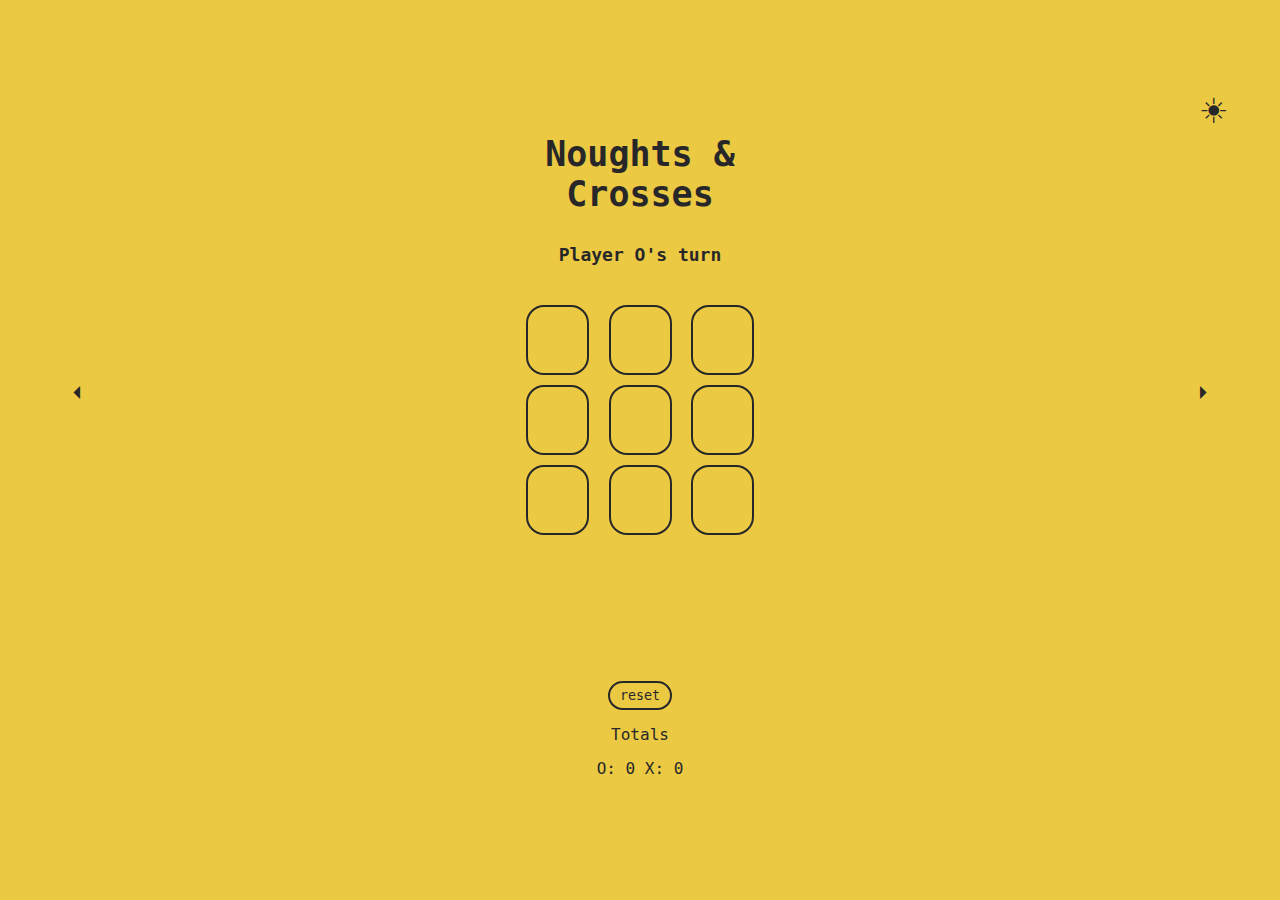
<file: noughts-crosses.html>
<!DOCTYPE html>
<html lang="en">
  <head>
    <meta charset="UTF-8" />
    <meta http-equiv="X-UA-Compatible" content="IE=edge" />
    <meta name="viewport" content="width=device-width, initial-scale=1.0" />
    <title>Noughts and Crosses</title>
    <link rel="stylesheet" type="text/css" href="styles.css" />
    <script
      type="module"
      src="./scripts/noughts-crosses.script.js"
      defer
    ></script>
  </head>

  <div id="grid-container">
    <div id="dark-area">
      <button id="dark-toggle" class="symbol noto-sans">☀</button>
    </div>
    <div id="left-area">
      <button id="left" class="symbol noto-sans">🭮</button>
    </div>
    <div id="right-area">
      <button id="right" class="symbol noto-sans">🭬</button>
    </div>

    <body class="background">
      <header id="header-area">
        <h1 id="heading" class="">Noughts & Crosses</h1>
      </header>

      <section id="game-area">
        <h2 id="player">Player O's turn</h2>

        <p id="playing-grid">
          <button class="square">_</button> <button class="square">_</button>
          <button class="square">_</button> <br />

          <button class="square">_</button> <button class="square">_</button>
          <button class="square">_</button> <br />

          <button class="square">_</button> <button class="square">_</button>
          <button class="square">_</button>
        </p>
      </section>
      <section id="scores-area">
        <button id="reset" class="">reset</button>

        <p id="total">Totals</p>
        <p id="tally" class="">O: 0 X: 0</p>
      </section>
    </body>
  </div>
</html>
</file>
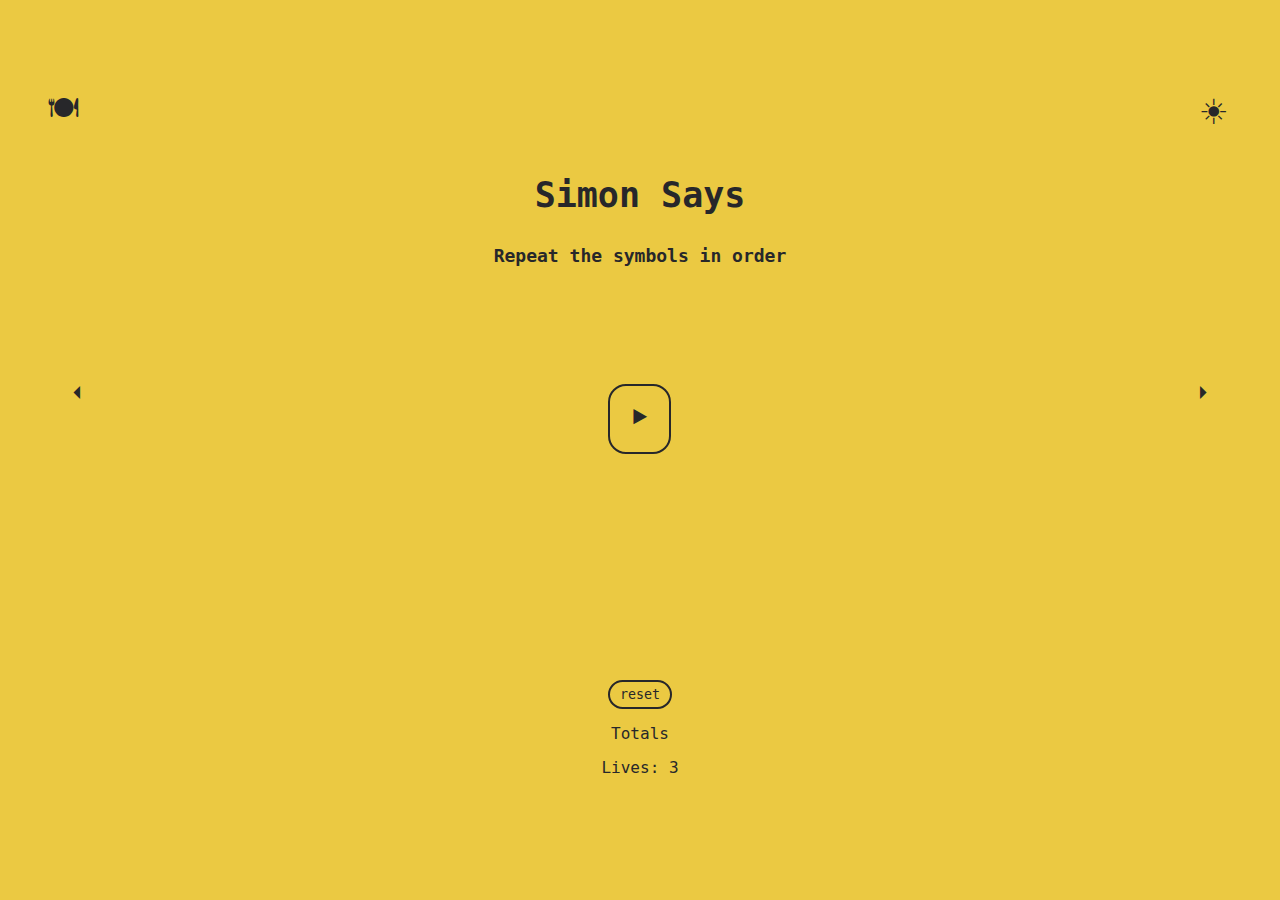
<file: simon.html>
<!DOCTYPE html>
<html lang="en">
  <head>
    <meta charset="UTF-8" />
    <meta http-equiv="X-UA-Compatible" content="IE=edge" />
    <meta name="viewport" content="width=device-width, initial-scale=1.0" />
    <title>Simon Says</title>
    <link rel="stylesheet" type="text/css" href="styles.css" />
    <script type="module" src="./scripts/simon.script.js" defer></script>
  </head>
  <div id="grid-container">
    <div id="set-area">
      <button id="set-toggle" class="symbol noto-sans">🍽</button>
    </div>
    <div id="dark-area">
      <button id="dark-toggle" class=" symbol noto-sans">☀</button>
    </div>
    <div id="left-area">
      <button id="left" class="symbol noto-sans">🭮</button>
    </div>
    <div id="right-area">
      <button id="right" class="symbol noto-sans">🭬</button>
    </div>

    <body class="background">
      <header id="header-area">
        <h1 id="heading">Simon Says</h1>
      </header>

      <section id="game-area">
        <h2 id="player">Repeat the symbols in order</h2> 
        <div id="simon-grid">
          <button id="game-over noto-sans">⯈</button>
        </div>
      </section>
      <section id="scores-area">
        <button id="reset">reset</button>

        <p id="total">Totals</p>
        <p id="tally">Lives: 3</p>
      </section>
    </body>
  </div>
</html>
</file>
<file: styles.css>
@import url("https://fonts.googleapis.com/css2?family=Noto+Sans+Symbols+2&display=swap");

html {
  padding: 0px;
  -ms-overflow-style: none;
  scrollbar-width: none;
  overflow: hidden;
}

html::-webkit-scrollbar {
  display: none;
}

/* #b43c51 Dark red*/

* {
  margin: 0px;
  border-radius: 18px;
  color: hsl(240, 4%, 16%);
  border-color: hsl(240, 4%, 16%);
  padding: 5px;
  font-family: "Share Tech Mono", monospace, sans-serif;
  transition: background-color 0.5s, color 0.5s, border-color 0.5s;
}

body {
  background-color: hsl(48, 81%, 59%);
  min-width: 310px;
  padding: 0px;
}

h1 {
  font-size: 28px;
}

h2 {
  font-size: 18px;
}

p {
  margin: 5px;
}

button {
  background-color: transparent;
  padding: 5px 10px;
  border-width: 2px;
  border-style: solid;
}

.noto-sans {
  font-family: "Noto Sans Symbols 2", sans-serif;
}


/* Grid */

#grid-container {
  display: grid;
  grid-template-columns: 1fr 6fr 1fr;
  grid-template-rows: 2fr 3fr 3fr;
  height: 100vh;
  padding: 0px;
  justify-content: center;
  align-content: center;
  border-radius: 0px;
}

#left-area {
  display: grid;
  grid-area: 1 / 1 / 2 / 2;
  justify-content: center;
  align-items: end;
}

#right-area {
  display: grid;
  grid-area: 1 / 3 / 2 / 4;
  justify-content: center;
  align-items: end;
}

#header-area {
  grid-area: 1 / 2 / 2 / 3;
  display: grid;
  justify-content: center;
  align-items: end;
}

#game-area {
  grid-area: 2 / 1 / 3 / 4;
  display: grid;
  justify-items: center;
  justify-content: center;
  align-items: center;
  align-content: center;
}

#scores-area {
  grid-area: 3 / 2 / 4 / 3;
  text-align: center;
  align-content: center;
  justify-content: center;
}

#loading {
  display: grid;
  justify-content: center;
  align-items: center;
  grid-area: 2 / 1 / 3 / 4
}

/* Elements */

#heading {
  text-align: center;
  max-width: 320px;
}

#dark-toggle {
  visibility: hidden;
}

#set-toggle {
  visibility: hidden;
}

#player {
  margin: 10px;
}

#playing-grid {
  margin: 15px;
}

#reset {
  margin: 5px;
}

/* Classes */

.dark {
  border-color: hsl(156, 26%, 96%);
  color: hsl(156, 26%, 96%);
}

.dark-background {
  background-color: hsl(240, 4%, 16%);
}

.symbol {
  padding: 15px;
  border: none;
  width: max-content;
}

/* Noughts and Crosses */

.square {
  width: 16vw;
  height: 18vw;
  max-width: 63px;
  max-height: 70px;
  text-align: center;
  display: inline-block;
  font-size: 24px;
  color: transparent;
  margin: 5px;
}

.hover {
  color: hsl(240, 4%, 16%);
}

.O {
  background-color: hsl(122, 39%, 49%);
  border-color: hsl(122, 39%, 49%);
  color: hsl(240, 4%, 16%);
  transition: background-color 0.2s, color 0.2s, border-color 0.2s;
}

.X {
  background-color: hsl(337, 36%, 53%);
  border-color: hsl(337, 36%, 53%);
  color: hsl(240, 4%, 16%);
  transition: background-color 0.2s, color 0.2s, border-color 0.2s;
}

/* Memory Game */

#memory-grid {
  display: flex;
  margin: 15px;
  max-width: 320px;
  flex-wrap: wrap;
  justify-content: center;
}

img {
  object-fit: cover;
}

.card-border {
  border-width: 2px;
  border-style: solid;
  border-radius: 8px;
  padding: 0px;
  width: 16vw;
  height: 18vw;
  max-width: 63px;
  max-height: 70px;
  margin: 5px;
}

.card {
  width: 16vw;
  height: 18vw;
  padding: 0px;
  border-radius: 5px;
  max-width: 63px;
  max-height: 70px;
  opacity: 0;
  transition: opacity 0.2s;
}

.show {
  opacity: 1;
}

/* Simon Says */

.glyph-button {
  width: 16vw;
  height: 18vw;
  max-width: 63px;
  max-height: 70px;
  text-align: center;
  display: inline-block;
  font-size: 24px;
  margin: 5px;
}

#simon-grid {
  margin: 15px;
  height: 237px;
  display: grid;
  align-content: center;
}

#simon-says {
  font-size: 12em;
}

.wrong {
  background-color: hsl(337, 36%, 53%);
}

.right {
  background-color: hsl(122, 39%, 49%);
}

#set-area {
  display: grid;
  grid-area: 1 / 1 / 1 / 1;
  justify-content: center;
  align-items: start;
}

@media only screen and (min-width: 781px) {
  /* Grid */

  #grid-container {
    grid-template-columns: 100px 1fr 100px;
    grid-template-rows: 2fr 3fr 3fr;
    grid-column-gap: 0px;
    grid-row-gap: 0px;
  }

  #left-area {
    display: grid;
    grid-area: 2 / 1 / 3 / 2;
    justify-content: end;
    align-items: center;
  }

  #right-area {
    display: grid;
    grid-area: 2 / 3 / 3 / 4;
    justify-content: start;
    align-items: center;
  }

  #dark-area {
    grid-area: 1 / 3 / 2 / 4;
    display: grid;
    justify-content: start;
    align-items: center;
  }

  #set-area {
    display: grid;
    grid-area: 1 / 1 / 1 / 1;
    justify-content: end;
    align-items: center;
  }

  #header-area {
    grid-area: 1 / 2 / 2 / 3;
    display: grid;
    justify-content: center;
    align-items: end;
  }

  #game-area {
    grid-area: 2 / 2 / 3 / 3;
    display: grid;
    justify-items: center;
    justify-content: center;
    align-items: center;
    align-content: center;
  }

  #scores-area {
    grid-area: 3 / 2 / 4 / 3;
    text-align: center;
    align-content: center;
    justify-content: center;
  }

  #heading {
    max-width: 350px;
  }

  h1 {
    font-size: 35px;
  }

  #dark-toggle {
    visibility: visible;
    font-size: 30px;
  }

  #set-toggle {
    visibility: visible;
    font-size: 30px;
  }
}
</file>
